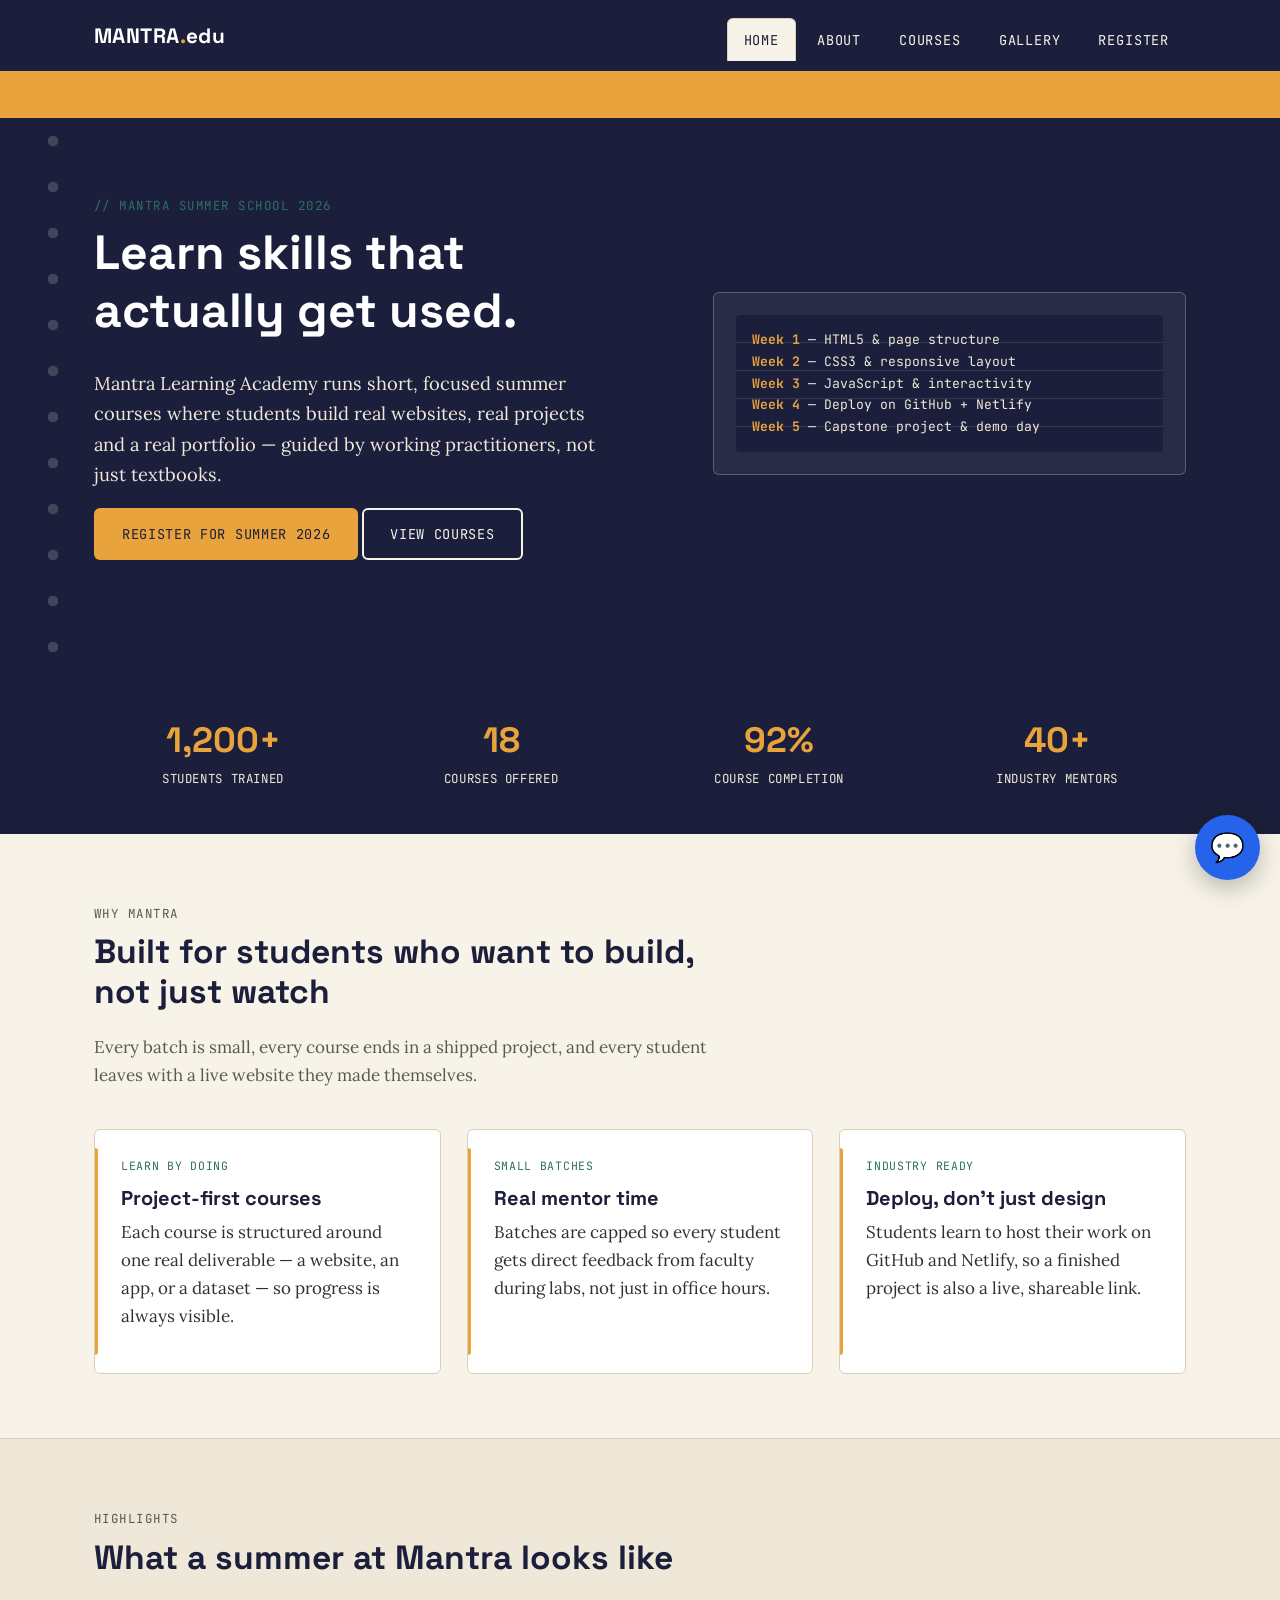
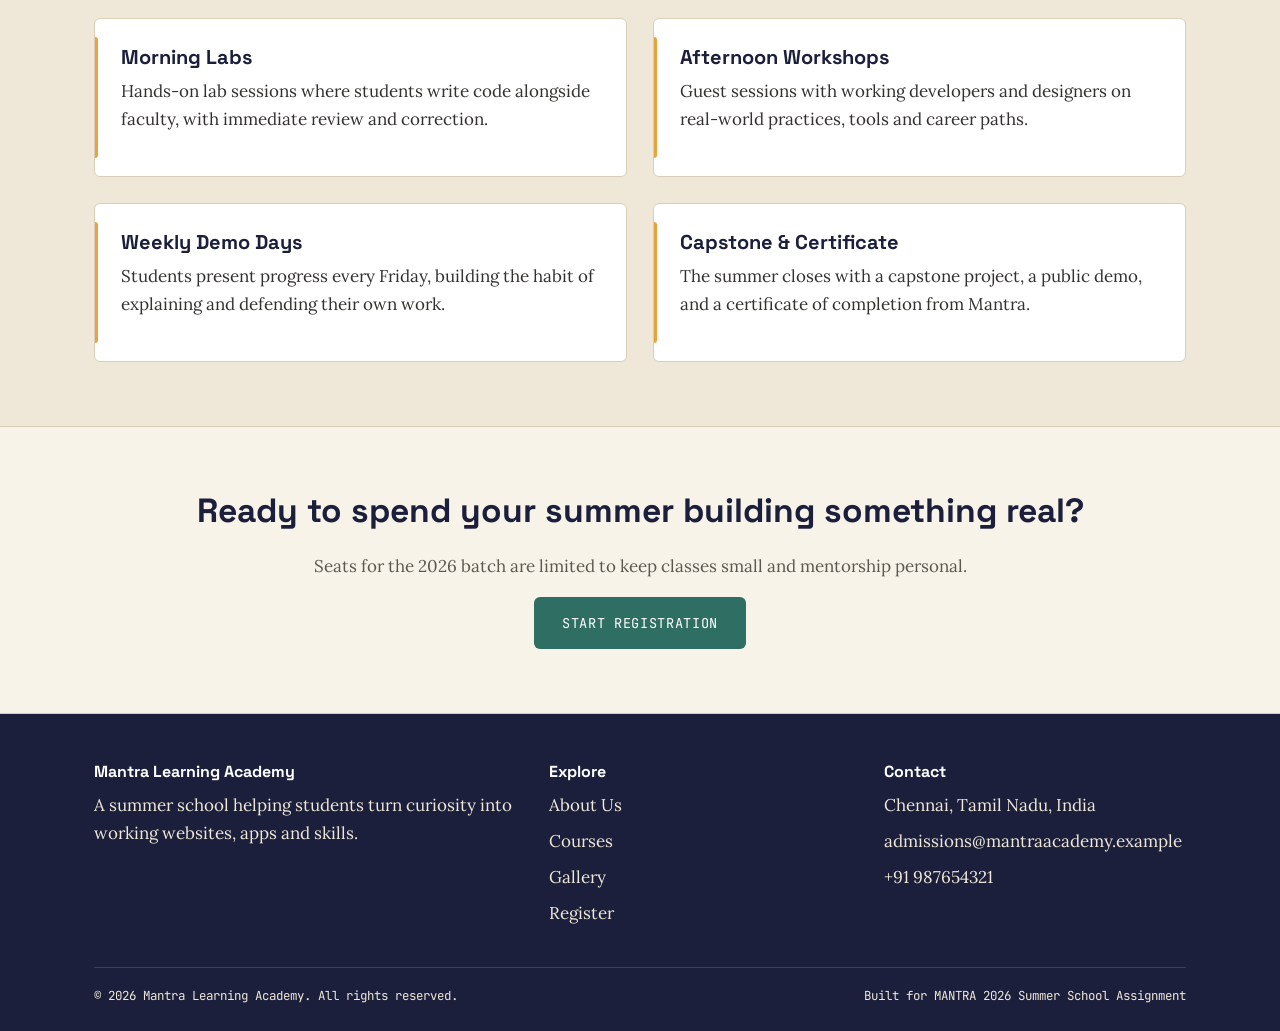
<file: index.html>
<!DOCTYPE html>
<html lang="en">
<head>
<meta charset="UTF-8">
<meta name="viewport" content="width=device-width, initial-scale=1.0">
<title>Mantra Learning Academy | Summer School for Future-Ready Skills</title>
<meta name="description" content="Mantra Learning Academy is a summer school offering hands-on courses in web development, design and data skills for students, with expert faculty and real projects.">
<meta name="keywords" content="Mantra Learning Academy, summer school, educational website, web development course, student registration, coding bootcamp">
<meta name="author" content="Mantra Learning Academy">
<link rel="preconnect" href="https://fonts.googleapis.com">
<link href="https://fonts.googleapis.com/css2?family=Space+Grotesk:wght@500;700&family=Lora:ital@0;1&family=JetBrains+Mono:wght@400;500&display=swap" rel="stylesheet">
<link rel="stylesheet" href="assets/css/style.css">
</head>
<body>
<a href="#main" class="skip-link">Skip to main content</a>

<header class="site-header">
  <div class="nav-wrap">
    <a href="index.html" class="logo">MANTRA<span>.</span>edu</a>
    <button class="nav-toggle" aria-label="Toggle navigation menu" aria-expanded="false">
      <span></span><span></span><span></span>
    </button>
    <nav aria-label="Main navigation">
      <ul class="nav-menu">
        <li><a href="index.html" aria-current="page">Home</a></li>
        <li><a href="about.html">About</a></li>
        <li><a href="courses.html">Courses</a></li>
        <li><a href="gallery.html">Gallery</a></li>
        <li><a href="contact.html">Register</a></li>
      </ul>
    </nav>
  </div>
</header>

<div class="announce">
  <div class="announce-track">
    <span>📌 Summer 2026 batch admissions now open</span>
    <span>📌 New track: Frontend &amp; Responsive Web Design</span>
    <span>📌 Early registration closes 15 July 2026</span>
    <span>📌 Free orientation webinar every Friday, 5 PM</span>
    <span>📌 Summer 2026 batch admissions now open</span>
    <span>📌 New track: Frontend &amp; Responsive Web Design</span>
  </div>
</div>

<main id="main">

  <section class="hero">
    <div class="container hero-grid">
      <div>
        <p class="eyebrow">// Mantra Summer School 2026</p>
        <h1>Learn skills that <span class="mark">actually get used.</span></h1>
        <p class="lede">Mantra Learning Academy runs short, focused summer courses where students build real websites, real projects and a real portfolio &mdash; guided by working practitioners, not just textbooks.</p>
        <p>
          <a href="contact.html" class="btn btn-primary">Register for Summer 2026</a>
          <a href="courses.html" class="btn btn-outline">View Courses</a>
        </p>
      </div>
      <div class="hero-art">
        <div class="page-lines">
          <strong>Week 1</strong> — HTML5 &amp; page structure<br>
          <strong>Week 2</strong> — CSS3 &amp; responsive layout<br>
          <strong>Week 3</strong> — JavaScript &amp; interactivity<br>
          <strong>Week 4</strong> — Deploy on GitHub + Netlify<br>
          <strong>Week 5</strong> — Capstone project &amp; demo day
        </div>
      </div>
    </div>
  </section>

  <section class="stats-band">
    <div class="container stats">
      <div class="stat"><div class="num">1,200+</div><div class="label">Students Trained</div></div>
      <div class="stat"><div class="num">18</div><div class="label">Courses Offered</div></div>
      <div class="stat"><div class="num">92%</div><div class="label">Course Completion</div></div>
      <div class="stat"><div class="num">40+</div><div class="label">Industry Mentors</div></div>
    </div>
  </section>

  <section class="section">
    <div class="container">
      <div class="section-head">
        <p class="eyebrow">Why Mantra</p>
        <h2>Built for students who want to build, not just watch</h2>
        <p>Every batch is small, every course ends in a shipped project, and every student leaves with a live website they made themselves.</p>
      </div>
      <div class="grid cols-3">
        <div class="card">
          <p class="tag">Learn by Doing</p>
          <h3>Project-first courses</h3>
          <p>Each course is structured around one real deliverable &mdash; a website, an app, or a dataset &mdash; so progress is always visible.</p>
        </div>
        <div class="card">
          <p class="tag">Small Batches</p>
          <h3>Real mentor time</h3>
          <p>Batches are capped so every student gets direct feedback from faculty during labs, not just in office hours.</p>
        </div>
        <div class="card">
          <p class="tag">Industry Ready</p>
          <h3>Deploy, don't just design</h3>
          <p>Students learn to host their work on GitHub and Netlify, so a finished project is also a live, shareable link.</p>
        </div>
      </div>
    </div>
  </section>

  <section class="section alt">
    <div class="container">
      <div class="section-head">
        <p class="eyebrow">Highlights</p>
        <h2>What a summer at Mantra looks like</h2>
      </div>
      <div class="grid cols-2">
        <div class="card">
          <h3>Morning Labs</h3>
          <p>Hands-on lab sessions where students write code alongside faculty, with immediate review and correction.</p>
        </div>
        <div class="card">
          <h3>Afternoon Workshops</h3>
          <p>Guest sessions with working developers and designers on real-world practices, tools and career paths.</p>
        </div>
        <div class="card">
          <h3>Weekly Demo Days</h3>
          <p>Students present progress every Friday, building the habit of explaining and defending their own work.</p>
        </div>
        <div class="card">
          <h3>Capstone &amp; Certificate</h3>
          <p>The summer closes with a capstone project, a public demo, and a certificate of completion from Mantra.</p>
        </div>
      </div>
    </div>
  </section>

  <section class="section">
    <div class="container">
      <div class="section-head" style="max-width:100%; text-align:center; margin: 0 auto;">
        <h2>Ready to spend your summer building something real?</h2>
        <p>Seats for the 2026 batch are limited to keep classes small and mentorship personal.</p>
        <a href="contact.html" class="btn btn-secondary">Start Registration</a>
      </div>
    </div>
  </section>

</main>

<footer class="site-footer">
  <div class="container">
    <div class="footer-grid">
      <div>
        <h4>Mantra Learning Academy</h4>
        <p>A summer school helping students turn curiosity into working websites, apps and skills.</p>
      </div>
      <div>
        <h4>Explore</h4>
        <ul>
          <li><a href="about.html">About Us</a></li>
          <li><a href="courses.html">Courses</a></li>
          <li><a href="gallery.html">Gallery</a></li>
          <li><a href="contact.html">Register</a></li>
        </ul>
      </div>
      <div>
        <h4>Contact</h4>
        <ul>
          <li>Chennai, Tamil Nadu, India</li>
          <li>admissions@mantraacademy.example</li>
          <li>+91 987654321</li>
        </ul>
      </div>
    </div>
    <div class="footer-bottom">
      <span>&copy; 2026 Mantra Learning Academy. All rights reserved.</span>
      <span>Built for MANTRA 2026 Summer School Assignment</span>
    </div>
  </div>
</footer>

<script src="assets/js/script.js"></script>

<!-- ===== MANTRA MODERN CHATBOT ===== -->
<style>
#mantra-chat-btn{
  position:fixed;
  bottom:20px;
  right:20px;
  width:65px;
  height:65px;
  border:none;
  border-radius:50%;
  background:#2563eb;
  color:#fff;
  font-size:28px;
  cursor:pointer;
  box-shadow:0 8px 25px rgba(0,0,0,.25);
  z-index:9999;
}

#mantra-chat{
  display:none;
  position:fixed;
  bottom:100px;
  right:20px;
  width:360px;
  max-width:92%;
  height:550px;
  background:#fff;
  border-radius:20px;
  overflow:hidden;
  box-shadow:0 15px 35px rgba(0,0,0,.25);
  z-index:9999;
  flex-direction:column;
  font-family:Arial, sans-serif;
}

#mantra-header{
  background:#2563eb;
  color:#fff;
  padding:15px;
  display:flex;
  justify-content:space-between;
  align-items:center;
}

#mantra-header h3{
  margin:0;
  font-size:18px;
}

#mantra-close{
  cursor:pointer;
  font-size:22px;
}

#mantra-messages{
  flex:1;
  overflow-y:auto;
  padding:15px;
  background:#f8fafc;
}

.message{
  margin-bottom:12px;
  padding:12px 14px;
  border-radius:15px;
  max-width:80%;
  word-wrap:break-word;
}

.bot{
  background:#e5e7eb;
}

.user{
  background:#2563eb;
  color:#fff;
  margin-left:auto;
}

.quick{
  display:flex;
  flex-wrap:wrap;
  gap:8px;
  margin-top:10px;
}

.quick button{
  border:none;
  padding:8px 12px;
  border-radius:20px;
  cursor:pointer;
  background:#dbeafe;
}

#mantra-input{
  display:flex;
  border-top:1px solid #ddd;
}

#mantra-text{
  flex:1;
  border:none;
  padding:14px;
  outline:none;
}

#send,#voice{
  border:none;
  width:55px;
  background:#2563eb;
  color:#fff;
  cursor:pointer;
  font-size:18px;
}

.typing{
  font-style:italic;
  color:#666;
}
</style>

<button id="mantra-chat-btn">💬</button>

<div id="mantra-chat">
  <div id="mantra-header">
    <h3>🎓 Mantra Assistant</h3>
    <span id="mantra-close">✖</span>
  </div>

  <div id="mantra-messages">
    <div class="message bot">
      👋 Welcome to Mantra Learning Academy! How can I help you today?
      <div class="quick">
        <button onclick="quickAsk('Courses')">Courses</button>
        <button onclick="quickAsk('Fees')">Fees</button>
        <button onclick="quickAsk('Contact')">Contact</button>
        <button onclick="quickAsk('Registration')">Registration</button>
      </div>
    </div>
  </div>

  <div id="mantra-input">
    <input type="text" id="mantra-text"
      placeholder="Type your message...">
    <button id="voice">🎤</button>
    <button id="send">➤</button>
  </div>
</div>

<script>
const chatBtn = document.getElementById("mantra-chat-btn");
const chatBox = document.getElementById("mantra-chat");
const closeBtn = document.getElementById("mantra-close");
const messages = document.getElementById("mantra-messages");
const input = document.getElementById("mantra-text");

chatBtn.onclick = () => chatBox.style.display = "flex";
closeBtn.onclick = () => chatBox.style.display = "none";

function addMessage(text, type){
  const div = document.createElement("div");
  div.className = "message " + type;
  div.innerHTML = text;
  messages.appendChild(div);
  messages.scrollTop = messages.scrollHeight;
}

function speak(text){
  const speech = new SpeechSynthesisUtterance(
    text.replace(/<[^>]*>/g, "")
  );
  speech.lang = "en-US";
  speechSynthesis.speak(speech);
}

function getReply(msg){
  msg = msg.toLowerCase();

  if(msg.includes("course")){
    return "📚 We offer HTML, CSS, JavaScript, Python and Full Stack Development courses.";
  }

  if(msg.includes("fee")){
    return "💰 Please contact our admissions team for the latest fee details.";
  }

  if(msg.includes("registration") ||
     msg.includes("register") ||
     msg.includes("admission")){
    return "📝 Go to the Register page and fill out the admission form.";
  }

  if(msg.includes("contact")){
    return "📞 Phone: +91 987654321<br>📧 Email: admissions@mantraacademy.com";
  }

  if(msg.includes("location") ||
     msg.includes("address")){
    return "📍 Chennai, Tamil Nadu, India.";
  }

  if(msg.includes("timing")){
    return "⏰ Classes run from 9:00 AM to 6:00 PM.";
  }

  if(msg.includes("hello") || msg.includes("hi")){
    return "👋 Hello! Welcome to Mantra Learning Academy.";
  }

  return "😊 Sorry, I didn't understand. Please ask about courses, fees, registration, timings or contact details.";
}

function sendMessage(text = null){
  const msg = text || input.value.trim();
  if(msg === "") return;

  addMessage(msg, "user");
  input.value = "";

  const typing = document.createElement("div");
  typing.className = "message bot typing";
  typing.innerText = "Typing...";
  messages.appendChild(typing);

  messages.scrollTop = messages.scrollHeight;

  setTimeout(() => {
    typing.remove();
    const reply = getReply(msg);
    addMessage(reply, "bot");
    speak(reply);
  }, 700);
}

document.getElementById("send").onclick =
  () => sendMessage();

input.addEventListener("keypress", e => {
  if(e.key === "Enter") sendMessage();
});

function quickAsk(text){
  sendMessage(text);
}

/* Voice Recognition */
const SpeechRecognition =
  window.SpeechRecognition ||
  window.webkitSpeechRecognition;

if(SpeechRecognition){
  const recognition = new SpeechRecognition();
  recognition.lang = "en-US";

  document.getElementById("voice").onclick =
    () => recognition.start();

  recognition.onresult = (e) => {
    sendMessage(e.results[0][0].transcript);
  };
} else {
  document.getElementById("voice").disabled = true;
}
</script>
<!-- ===== END CHATBOT ===== -->
</body>
</html>
</file>
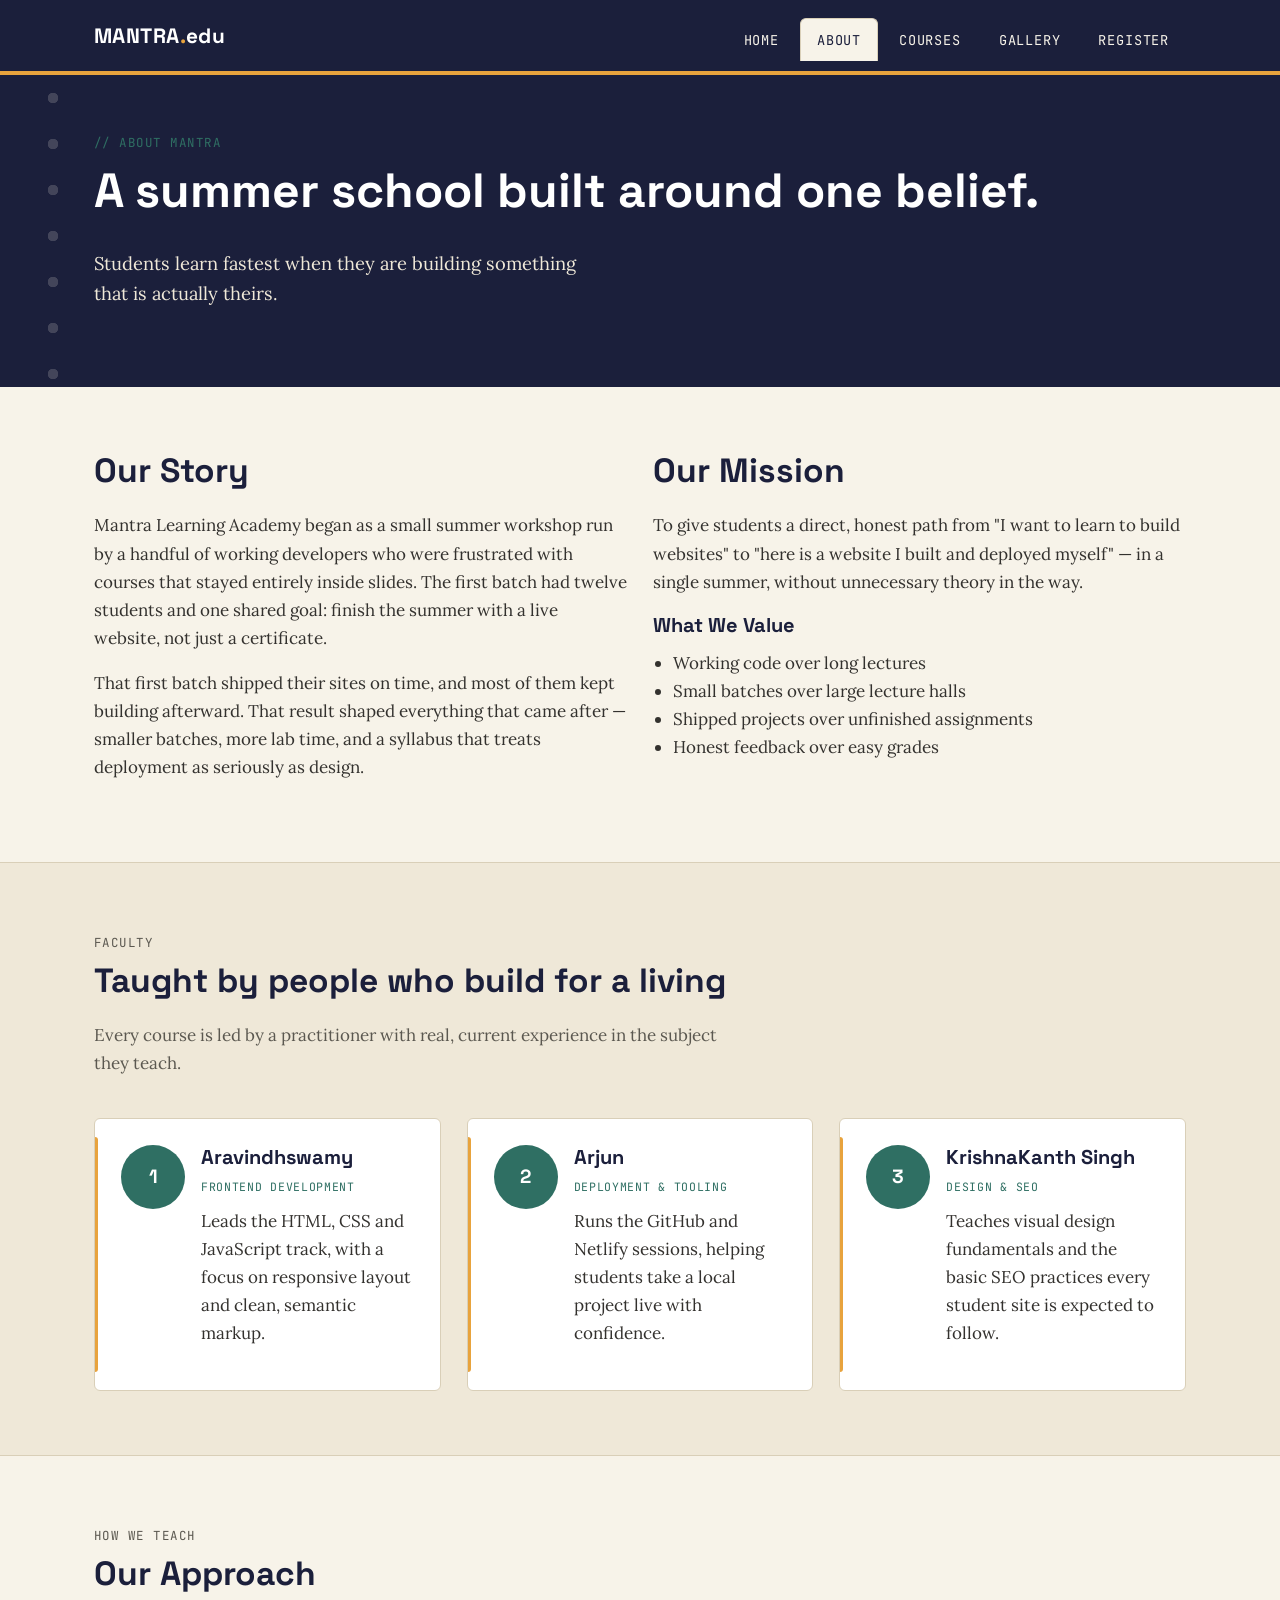
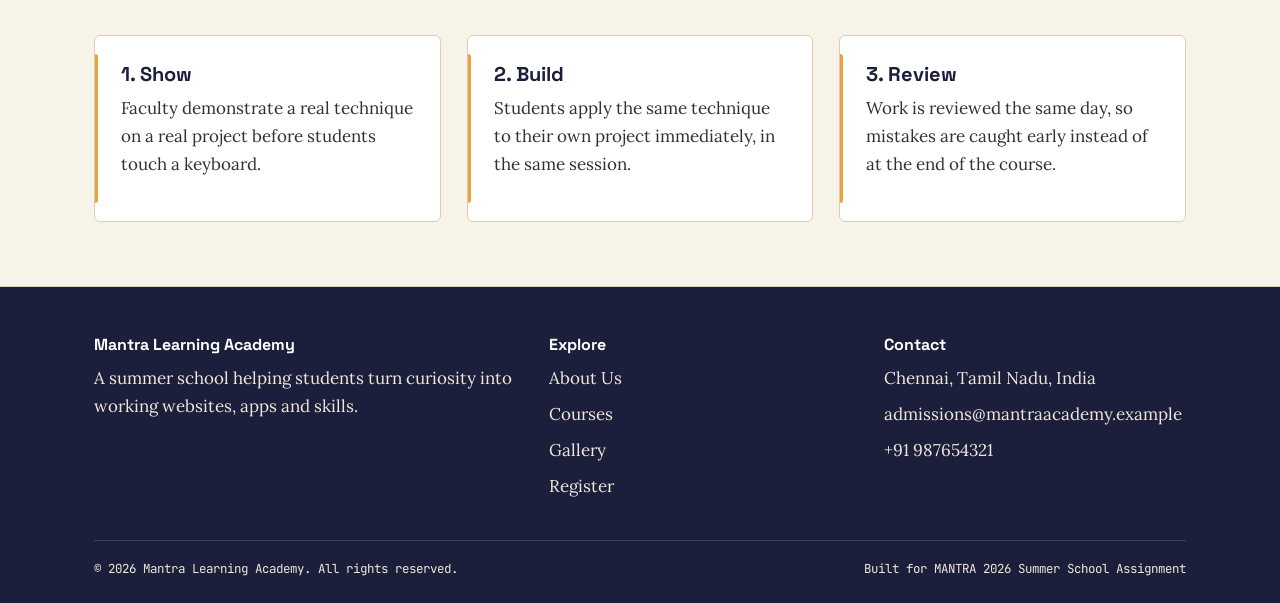
<file: about.html>
<!DOCTYPE html>
<html lang="en">
<head>
<meta charset="UTF-8">
<meta name="viewport" content="width=device-width, initial-scale=1.0">
<title>About Us | Mantra Learning Academy</title>
<meta name="description" content="Learn about Mantra Learning Academy's mission, teaching approach, and the faculty who lead our summer school courses in web development and design.">
<meta name="keywords" content="about Mantra Learning Academy, summer school faculty, teaching approach, educational institute">
<meta name="author" content="Mantra Learning Academy">
<link rel="preconnect" href="https://fonts.googleapis.com">
<link href="https://fonts.googleapis.com/css2?family=Space+Grotesk:wght@500;700&family=Lora:ital@0;1&family=JetBrains+Mono:wght@400;500&display=swap" rel="stylesheet">
<link rel="stylesheet" href="assets/css/style.css">
</head>
<body>
<a href="#main" class="skip-link">Skip to main content</a>

<header class="site-header">
  <div class="nav-wrap">
    <a href="index.html" class="logo">MANTRA<span>.</span>edu</a>
    <button class="nav-toggle" aria-label="Toggle navigation menu" aria-expanded="false">
      <span></span><span></span><span></span>
    </button>
    <nav aria-label="Main navigation">
      <ul class="nav-menu">
        <li><a href="index.html">Home</a></li>
        <li><a href="about.html" aria-current="page">About</a></li>
        <li><a href="courses.html">Courses</a></li>
        <li><a href="gallery.html">Gallery</a></li>
        <li><a href="contact.html">Register</a></li>
      </ul>
    </nav>
  </div>
</header>

<main id="main">

  <section class="hero" style="padding: 52px 0 60px;">
    <div class="container">
      <p class="eyebrow">// About Mantra</p>
      <h1>A summer school built around <span class="mark">one belief.</span></h1>
      <p class="lede">Students learn fastest when they are building something that is actually theirs.</p>
    </div>
  </section>

  <section class="section">
    <div class="container grid cols-2">
      <div>
        <h2>Our Story</h2>
        <p>Mantra Learning Academy began as a small summer workshop run by a handful of working developers who were frustrated with courses that stayed entirely inside slides. The first batch had twelve students and one shared goal: finish the summer with a live website, not just a certificate.</p>
        <p>That first batch shipped their sites on time, and most of them kept building afterward. That result shaped everything that came after &mdash; smaller batches, more lab time, and a syllabus that treats deployment as seriously as design.</p>
      </div>
      <div>
        <h2>Our Mission</h2>
        <p>To give students a direct, honest path from "I want to learn to build websites" to "here is a website I built and deployed myself" &mdash; in a single summer, without unnecessary theory in the way.</p>
        <h3>What We Value</h3>
        <ul style="list-style: disc; padding-left: 20px;">
          <li>Working code over long lectures</li>
          <li>Small batches over large lecture halls</li>
          <li>Shipped projects over unfinished assignments</li>
          <li>Honest feedback over easy grades</li>
        </ul>
      </div>
    </div>
  </section>

  <section class="section alt">
    <div class="container">
      <div class="section-head">
        <p class="eyebrow">Faculty</p>
        <h2>Taught by people who build for a living</h2>
        <p>Every course is led by a practitioner with real, current experience in the subject they teach.</p>
      </div>
      <div class="grid cols-3">
        <div class="card faculty-card">
          <div class="avatar">1</div>
          <div>
            <h3>Aravindhswamy</h3>
            <p class="tag">Frontend Development</p>
            <p>Leads the HTML, CSS and JavaScript track, with a focus on responsive layout and clean, semantic markup.</p>
          </div>
        </div>
        <div class="card faculty-card">
          <div class="avatar">2</div>
          <div>
            <h3>Arjun</h3>
            <p class="tag">Deployment &amp; Tooling</p>
            <p>Runs the GitHub and Netlify sessions, helping students take a local project live with confidence.</p>
          </div>
        </div>
        <div class="card faculty-card">
          <div class="avatar">3</div>
          <div>
            <h3>KrishnaKanth Singh</h3>
            <p class="tag">Design &amp; SEO</p>
            <p>Teaches visual design fundamentals and the basic SEO practices every student site is expected to follow.</p>
          </div>
        </div>
      </div>
    </div>
  </section>

  <section class="section">
    <div class="container">
      <div class="section-head">
        <p class="eyebrow">How We Teach</p>
        <h2>Our Approach</h2>
      </div>
      <div class="grid cols-3">
        <div class="card">
          <h3>1. Show</h3>
          <p>Faculty demonstrate a real technique on a real project before students touch a keyboard.</p>
        </div>
        <div class="card">
          <h3>2. Build</h3>
          <p>Students apply the same technique to their own project immediately, in the same session.</p>
        </div>
        <div class="card">
          <h3>3. Review</h3>
          <p>Work is reviewed the same day, so mistakes are caught early instead of at the end of the course.</p>
        </div>
      </div>
    </div>
  </section>

</main>

<footer class="site-footer">
  <div class="container">
    <div class="footer-grid">
      <div>
        <h4>Mantra Learning Academy</h4>
        <p>A summer school helping students turn curiosity into working websites, apps and skills.</p>
      </div>
      <div>
        <h4>Explore</h4>
        <ul>
          <li><a href="about.html">About Us</a></li>
          <li><a href="courses.html">Courses</a></li>
          <li><a href="gallery.html">Gallery</a></li>
          <li><a href="contact.html">Register</a></li>
        </ul>
      </div>
      <div>
        <h4>Contact</h4>
        <ul>
          <li>Chennai, Tamil Nadu, India</li>
          <li>admissions@mantraacademy.example</li>
          <li>+91 987654321</li>
        </ul>
      </div>
    </div>
    <div class="footer-bottom">
      <span>&copy; 2026 Mantra Learning Academy. All rights reserved.</span>
      <span>Built for MANTRA 2026 Summer School Assignment</span>
    </div>
  </div>
</footer>

<script src="assets/js/script.js"></script>
</body>
</html>
</file>
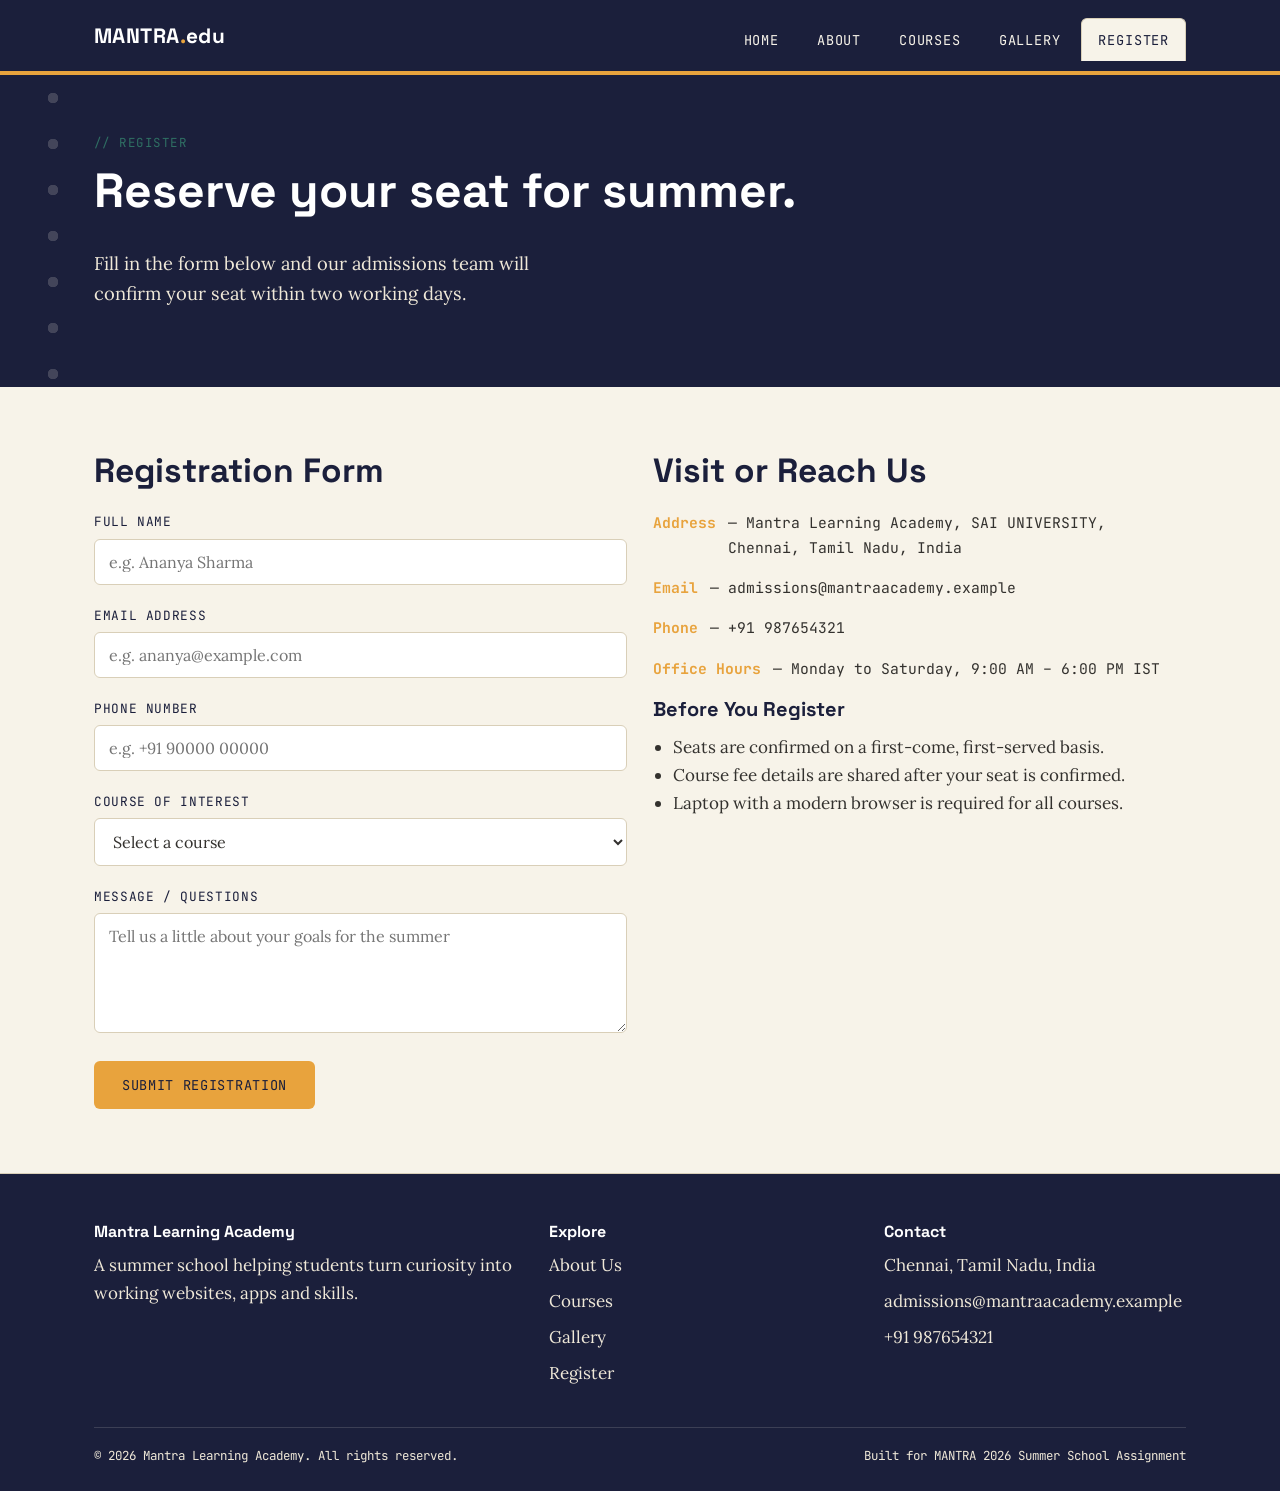
<file: contact.html>
<!DOCTYPE html>
<html lang="en">
<head>
<meta charset="UTF-8">
<meta name="viewport" content="width=device-width, initial-scale=1.0">
<title>Register | Mantra Learning Academy</title>
<meta name="description" content="Register for Mantra Learning Academy's Summer 2026 courses. Find contact details, office hours, and a simple registration form to reserve your seat.">
<meta name="keywords" content="Mantra registration, student registration form, summer school contact, admissions">
<meta name="author" content="Mantra Learning Academy">
<link rel="preconnect" href="https://fonts.googleapis.com">
<link href="https://fonts.googleapis.com/css2?family=Space+Grotesk:wght@500;700&family=Lora:ital@0;1&family=JetBrains+Mono:wght@400;500&display=swap" rel="stylesheet">
<link rel="stylesheet" href="assets/css/style.css">
</head>
<body>
<a href="#main" class="skip-link">Skip to main content</a>

<header class="site-header">
  <div class="nav-wrap">
    <a href="index.html" class="logo">MANTRA<span>.</span>edu</a>
    <button class="nav-toggle" aria-label="Toggle navigation menu" aria-expanded="false">
      <span></span><span></span><span></span>
    </button>
    <nav aria-label="Main navigation">
      <ul class="nav-menu">
        <li><a href="index.html">Home</a></li>
        <li><a href="about.html">About</a></li>
        <li><a href="courses.html">Courses</a></li>
        <li><a href="gallery.html">Gallery</a></li>
        <li><a href="contact.html" aria-current="page">Register</a></li>
      </ul>
    </nav>
  </div>
</header>

<main id="main">

  <section class="hero" style="padding: 52px 0 60px;">
    <div class="container">
      <p class="eyebrow">// Register</p>
      <h1>Reserve your <span class="mark">seat for summer.</span></h1>
      <p class="lede">Fill in the form below and our admissions team will confirm your seat within two working days.</p>
    </div>
  </section>

  <section class="section">
    <div class="container grid cols-2">

      <div>
        <h2>Registration Form</h2>
        <form id="registration-form" novalidate>

          <div class="field">
            <label for="reg-name">Full Name</label>
            <input type="text" id="reg-name" name="name" placeholder="e.g. Ananya Sharma" autocomplete="name">
            <p class="error-msg">Please enter your full name.</p>
          </div>

          <div class="field">
            <label for="reg-email">Email Address</label>
            <input type="email" id="reg-email" name="email" placeholder="e.g. ananya@example.com" autocomplete="email">
            <p class="error-msg">Please enter a valid email address.</p>
          </div>

          <div class="field">
            <label for="reg-phone">Phone Number</label>
            <input type="tel" id="reg-phone" name="phone" placeholder="e.g. +91 90000 00000" autocomplete="tel">
            <p class="error-msg">Please enter a valid phone number.</p>
          </div>

          <div class="field">
            <label for="reg-course">Course of Interest</label>
            <select id="reg-course" name="course">
              <option value="">Select a course</option>
              <option value="frontend">Frontend Web Development</option>
              <option value="ui-design">Responsive UI Design</option>
              <option value="javascript">JavaScript Interactivity</option>
              <option value="seo">SEO &amp; Content Basics</option>
              <option value="git-netlify">Git, GitHub &amp; Netlify</option>
            </select>
            <p class="error-msg">Please select a course.</p>
          </div>

          <div class="field">
            <label for="reg-message">Message / Questions</label>
            <textarea id="reg-message" name="message" placeholder="Tell us a little about your goals for the summer"></textarea>
            <p class="error-msg">Please share a short message so we can help you better.</p>
          </div>

          <button type="submit" class="btn btn-primary">Submit Registration</button>
          <div id="form-status" class="form-status" role="status"></div>
        </form>
      </div>

      <div>
        <h2>Visit or Reach Us</h2>
        <ul class="info-list">
          <li><span class="ic">Address</span> — Mantra Learning Academy, SAI UNIVERSITY, Chennai, Tamil Nadu, India</li>
          <li><span class="ic">Email</span> — admissions@mantraacademy.example</li>
          <li><span class="ic">Phone</span> — +91 987654321</li>
          <li><span class="ic">Office Hours</span> — Monday to Saturday, 9:00 AM – 6:00 PM IST</li>
        </ul>

        <h3>Before You Register</h3>
        <ul style="list-style: disc; padding-left: 20px;">
          <li>Seats are confirmed on a first-come, first-served basis.</li>
          <li>Course fee details are shared after your seat is confirmed.</li>
          <li>Laptop with a modern browser is required for all courses.</li>
        </ul>
      </div>

    </div>
  </section>

</main>

<footer class="site-footer">
  <div class="container">
    <div class="footer-grid">
      <div>
        <h4>Mantra Learning Academy</h4>
        <p>A summer school helping students turn curiosity into working websites, apps and skills.</p>
      </div>
      <div>
        <h4>Explore</h4>
        <ul>
          <li><a href="about.html">About Us</a></li>
          <li><a href="courses.html">Courses</a></li>
          <li><a href="gallery.html">Gallery</a></li>
          <li><a href="contact.html">Register</a></li>
        </ul>
      </div>
      <div>
        <h4>Contact</h4>
        <ul>
          <li>Chennai, Tamil Nadu, India</li>
          <li>admissions@mantraacademy.example</li>
          <li>+91 987654321</li>
        </ul>
      </div>
    </div>
    <div class="footer-bottom">
      <span>&copy; 2026 Mantra Learning Academy. All rights reserved.</span>
      <span>Built for MANTRA 2026 Summer School Assignment</span>
    </div>
  </div>
</footer>

<script src="assets/js/script.js"></script>
</body>
</html>
</file>
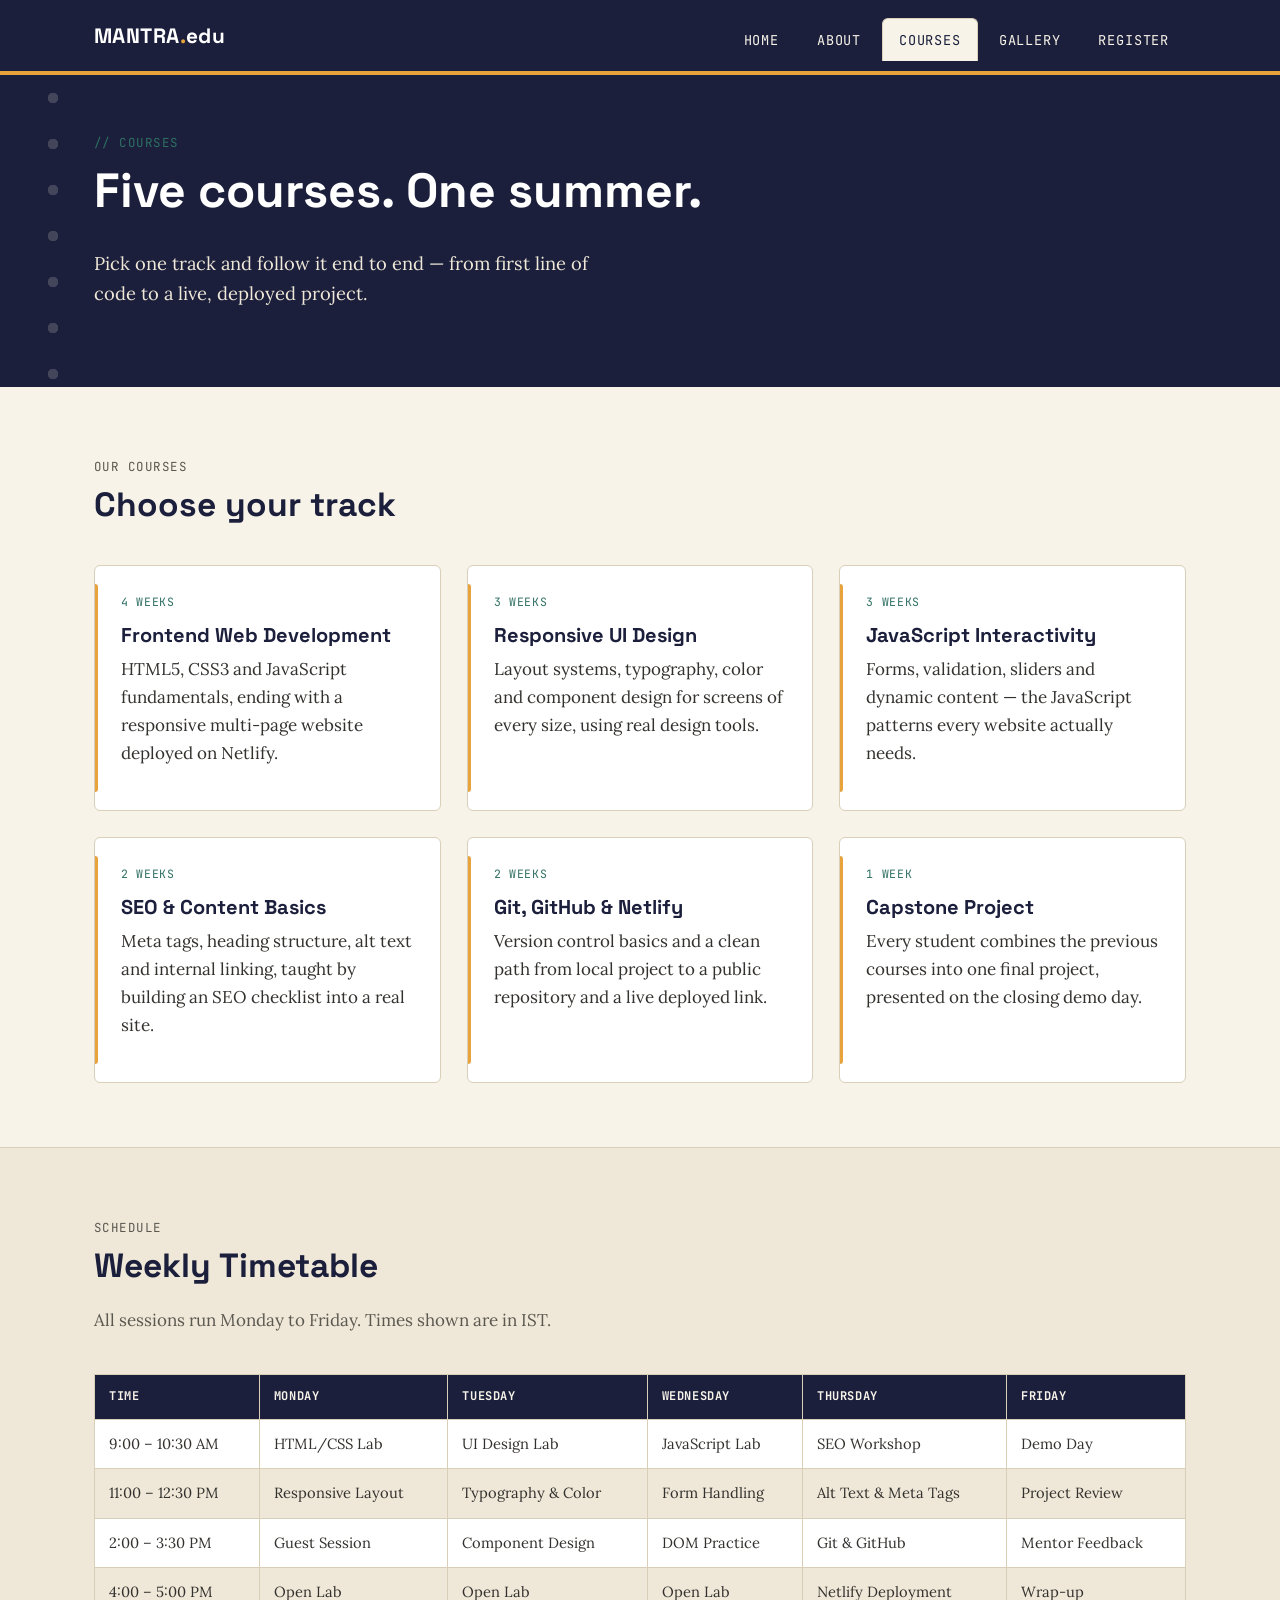
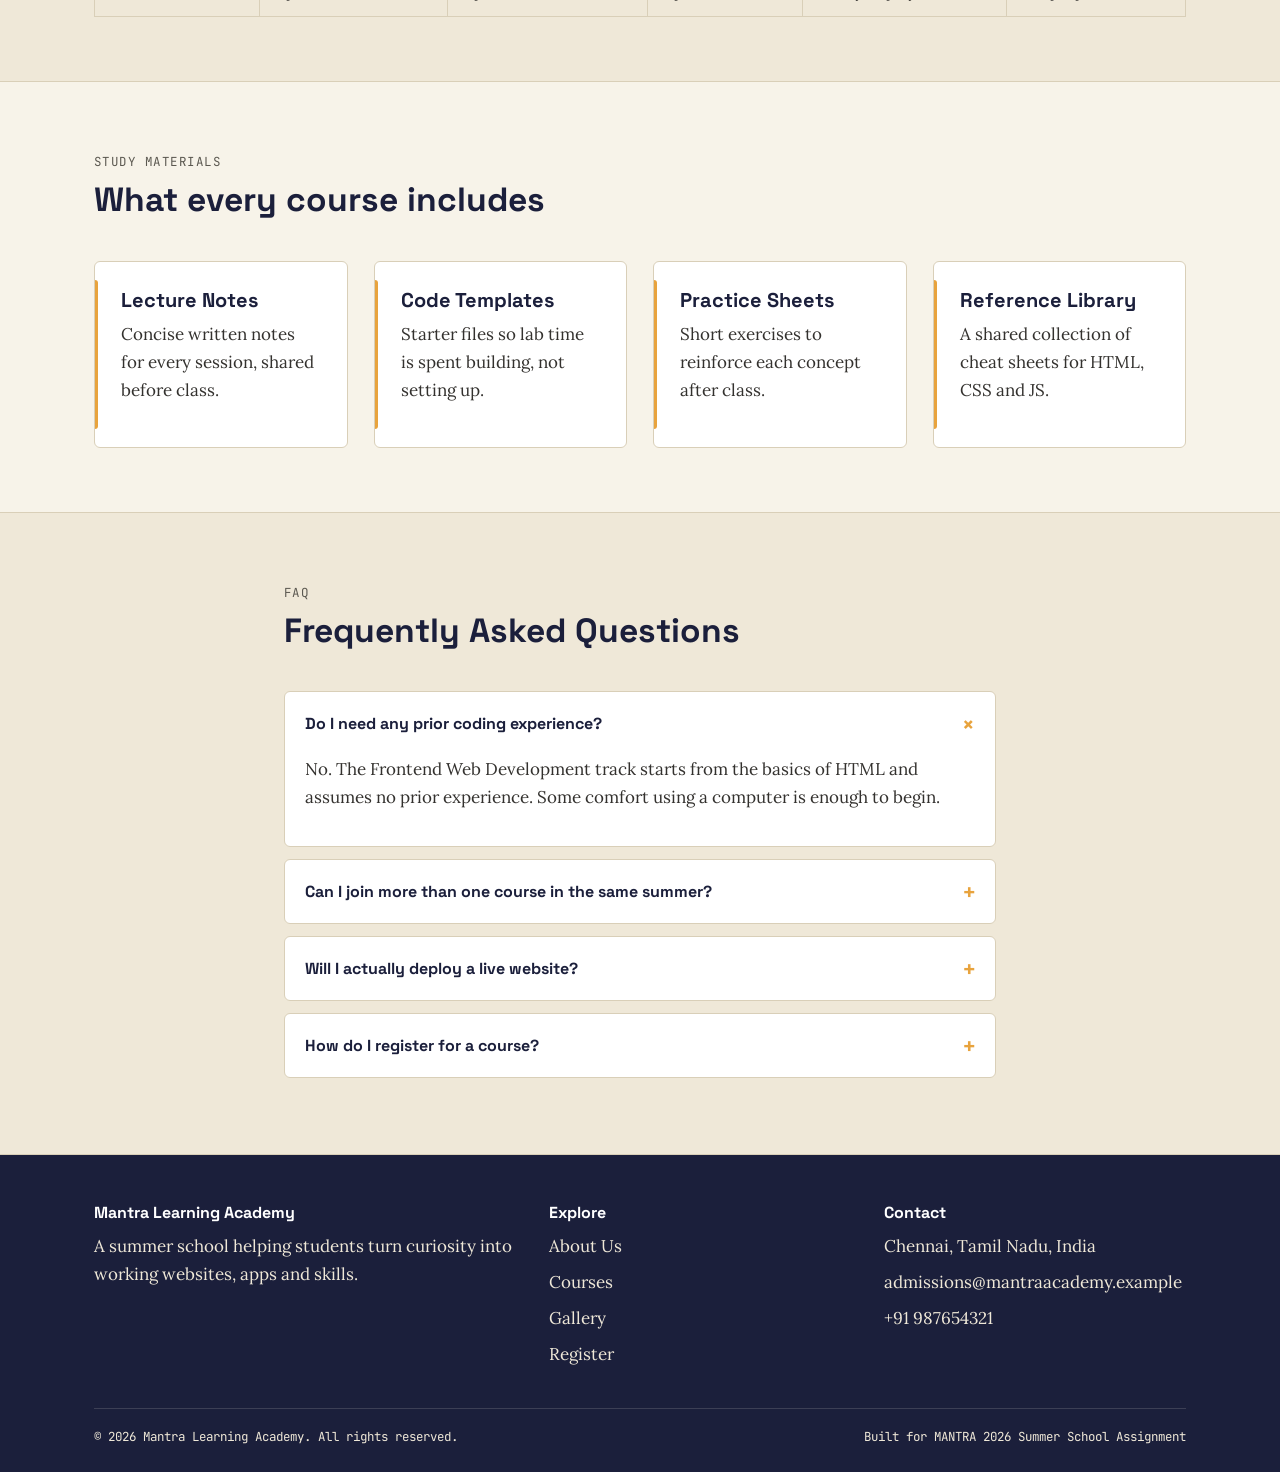
<file: courses.html>
<!DOCTYPE html>
<html lang="en">
<head>
<meta charset="UTF-8">
<meta name="viewport" content="width=device-width, initial-scale=1.0">
<title>Courses &amp; Timetable | Mantra Learning Academy</title>
<meta name="description" content="Explore Mantra Learning Academy's summer courses in web development, UI design and data skills, along with the weekly class timetable and frequently asked questions.">
<meta name="keywords" content="Mantra courses, web development course, summer school timetable, coding course for students">
<meta name="author" content="Mantra Learning Academy">
<link rel="preconnect" href="https://fonts.googleapis.com">
<link href="https://fonts.googleapis.com/css2?family=Space+Grotesk:wght@500;700&family=Lora:ital@0;1&family=JetBrains+Mono:wght@400;500&display=swap" rel="stylesheet">
<link rel="stylesheet" href="assets/css/style.css">
</head>
<body>
<a href="#main" class="skip-link">Skip to main content</a>

<header class="site-header">
  <div class="nav-wrap">
    <a href="index.html" class="logo">MANTRA<span>.</span>edu</a>
    <button class="nav-toggle" aria-label="Toggle navigation menu" aria-expanded="false">
      <span></span><span></span><span></span>
    </button>
    <nav aria-label="Main navigation">
      <ul class="nav-menu">
        <li><a href="index.html">Home</a></li>
        <li><a href="about.html">About</a></li>
        <li><a href="courses.html" aria-current="page">Courses</a></li>
        <li><a href="gallery.html">Gallery</a></li>
        <li><a href="contact.html">Register</a></li>
      </ul>
    </nav>
  </div>
</header>

<main id="main">

  <section class="hero" style="padding: 52px 0 60px;">
    <div class="container">
      <p class="eyebrow">// Courses</p>
      <h1>Five courses. <span class="mark">One summer.</span></h1>
      <p class="lede">Pick one track and follow it end to end &mdash; from first line of code to a live, deployed project.</p>
    </div>
  </section>

  <section class="section">
    <div class="container">
      <div class="section-head">
        <p class="eyebrow">Our Courses</p>
        <h2>Choose your track</h2>
      </div>
      <div class="grid cols-3">
        <div class="card">
          <p class="tag">4 Weeks</p>
          <h3>Frontend Web Development</h3>
          <p>HTML5, CSS3 and JavaScript fundamentals, ending with a responsive multi-page website deployed on Netlify.</p>
        </div>
        <div class="card">
          <p class="tag">3 Weeks</p>
          <h3>Responsive UI Design</h3>
          <p>Layout systems, typography, color and component design for screens of every size, using real design tools.</p>
        </div>
        <div class="card">
          <p class="tag">3 Weeks</p>
          <h3>JavaScript Interactivity</h3>
          <p>Forms, validation, sliders and dynamic content &mdash; the JavaScript patterns every website actually needs.</p>
        </div>
        <div class="card">
          <p class="tag">2 Weeks</p>
          <h3>SEO &amp; Content Basics</h3>
          <p>Meta tags, heading structure, alt text and internal linking, taught by building an SEO checklist into a real site.</p>
        </div>
        <div class="card">
          <p class="tag">2 Weeks</p>
          <h3>Git, GitHub &amp; Netlify</h3>
          <p>Version control basics and a clean path from local project to a public repository and a live deployed link.</p>
        </div>
        <div class="card">
          <p class="tag">1 Week</p>
          <h3>Capstone Project</h3>
          <p>Every student combines the previous courses into one final project, presented on the closing demo day.</p>
        </div>
      </div>
    </div>
  </section>

  <section class="section alt">
    <div class="container">
      <div class="section-head">
        <p class="eyebrow">Schedule</p>
        <h2>Weekly Timetable</h2>
        <p>All sessions run Monday to Friday. Times shown are in IST.</p>
      </div>
      <div class="table-wrap">
        <table class="timetable">
          <thead>
            <tr>
              <th scope="col">Time</th>
              <th scope="col">Monday</th>
              <th scope="col">Tuesday</th>
              <th scope="col">Wednesday</th>
              <th scope="col">Thursday</th>
              <th scope="col">Friday</th>
            </tr>
          </thead>
          <tbody>
            <tr>
              <td>9:00 – 10:30 AM</td>
              <td>HTML/CSS Lab</td>
              <td>UI Design Lab</td>
              <td>JavaScript Lab</td>
              <td>SEO Workshop</td>
              <td>Demo Day</td>
            </tr>
            <tr>
              <td>11:00 – 12:30 PM</td>
              <td>Responsive Layout</td>
              <td>Typography &amp; Color</td>
              <td>Form Handling</td>
              <td>Alt Text &amp; Meta Tags</td>
              <td>Project Review</td>
            </tr>
            <tr>
              <td>2:00 – 3:30 PM</td>
              <td>Guest Session</td>
              <td>Component Design</td>
              <td>DOM Practice</td>
              <td>Git &amp; GitHub</td>
              <td>Mentor Feedback</td>
            </tr>
            <tr>
              <td>4:00 – 5:00 PM</td>
              <td>Open Lab</td>
              <td>Open Lab</td>
              <td>Open Lab</td>
              <td>Netlify Deployment</td>
              <td>Wrap-up</td>
            </tr>
          </tbody>
        </table>
      </div>
    </div>
  </section>

  <section class="section">
    <div class="container">
      <div class="section-head">
        <p class="eyebrow">Study Materials</p>
        <h2>What every course includes</h2>
      </div>
      <div class="grid cols-4">
        <div class="card">
          <h3>Lecture Notes</h3>
          <p>Concise written notes for every session, shared before class.</p>
        </div>
        <div class="card">
          <h3>Code Templates</h3>
          <p>Starter files so lab time is spent building, not setting up.</p>
        </div>
        <div class="card">
          <h3>Practice Sheets</h3>
          <p>Short exercises to reinforce each concept after class.</p>
        </div>
        <div class="card">
          <h3>Reference Library</h3>
          <p>A shared collection of cheat sheets for HTML, CSS and JS.</p>
        </div>
      </div>
    </div>
  </section>

  <section class="section alt">
    <div class="container" style="max-width: 760px;">
      <div class="section-head">
        <p class="eyebrow">FAQ</p>
        <h2>Frequently Asked Questions</h2>
      </div>

      <div class="faq-item" data-open="true">
        <button class="faq-question" aria-expanded="true">
          Do I need any prior coding experience?
          <span class="icon">+</span>
        </button>
        <div class="faq-answer">
          <p>No. The Frontend Web Development track starts from the basics of HTML and assumes no prior experience. Some comfort using a computer is enough to begin.</p>
        </div>
      </div>

      <div class="faq-item" data-open="false">
        <button class="faq-question" aria-expanded="false">
          Can I join more than one course in the same summer?
          <span class="icon">+</span>
        </button>
        <div class="faq-answer">
          <p>Yes. Many students take Frontend Web Development alongside Responsive UI Design, since the two build on each other well.</p>
        </div>
      </div>

      <div class="faq-item" data-open="false">
        <button class="faq-question" aria-expanded="false">
          Will I actually deploy a live website?
          <span class="icon">+</span>
        </button>
        <div class="faq-answer">
          <p>Yes. Every track ends with a project hosted on GitHub and deployed live on Netlify, with a link you can share.</p>
        </div>
      </div>

      <div class="faq-item" data-open="false">
        <button class="faq-question" aria-expanded="false">
          How do I register for a course?
          <span class="icon">+</span>
        </button>
        <div class="faq-answer">
          <p>Visit the <a href="contact.html">Register</a> page and submit the short registration form. Our admissions team will confirm your seat within two working days.</p>
        </div>
      </div>
    </div>
  </section>

</main>

<footer class="site-footer">
  <div class="container">
    <div class="footer-grid">
      <div>
        <h4>Mantra Learning Academy</h4>
        <p>A summer school helping students turn curiosity into working websites, apps and skills.</p>
      </div>
      <div>
        <h4>Explore</h4>
        <ul>
          <li><a href="about.html">About Us</a></li>
          <li><a href="courses.html">Courses</a></li>
          <li><a href="gallery.html">Gallery</a></li>
          <li><a href="contact.html">Register</a></li>
        </ul>
      </div>
      <div>
        <h4>Contact</h4>
        <ul>
          <li>Chennai, Tamil Nadu, India</li>
          <li>admissions@mantraacademy.example</li>
          <li>+91 987654321</li>
        </ul>
      </div>
    </div>
    <div class="footer-bottom">
      <span>&copy; 2026 Mantra Learning Academy. All rights reserved.</span>
      <span>Built for MANTRA 2026 Summer School Assignment</span>
    </div>
  </div>
</footer>

<script src="assets/js/script.js"></script>
</body>
</html>
</file>
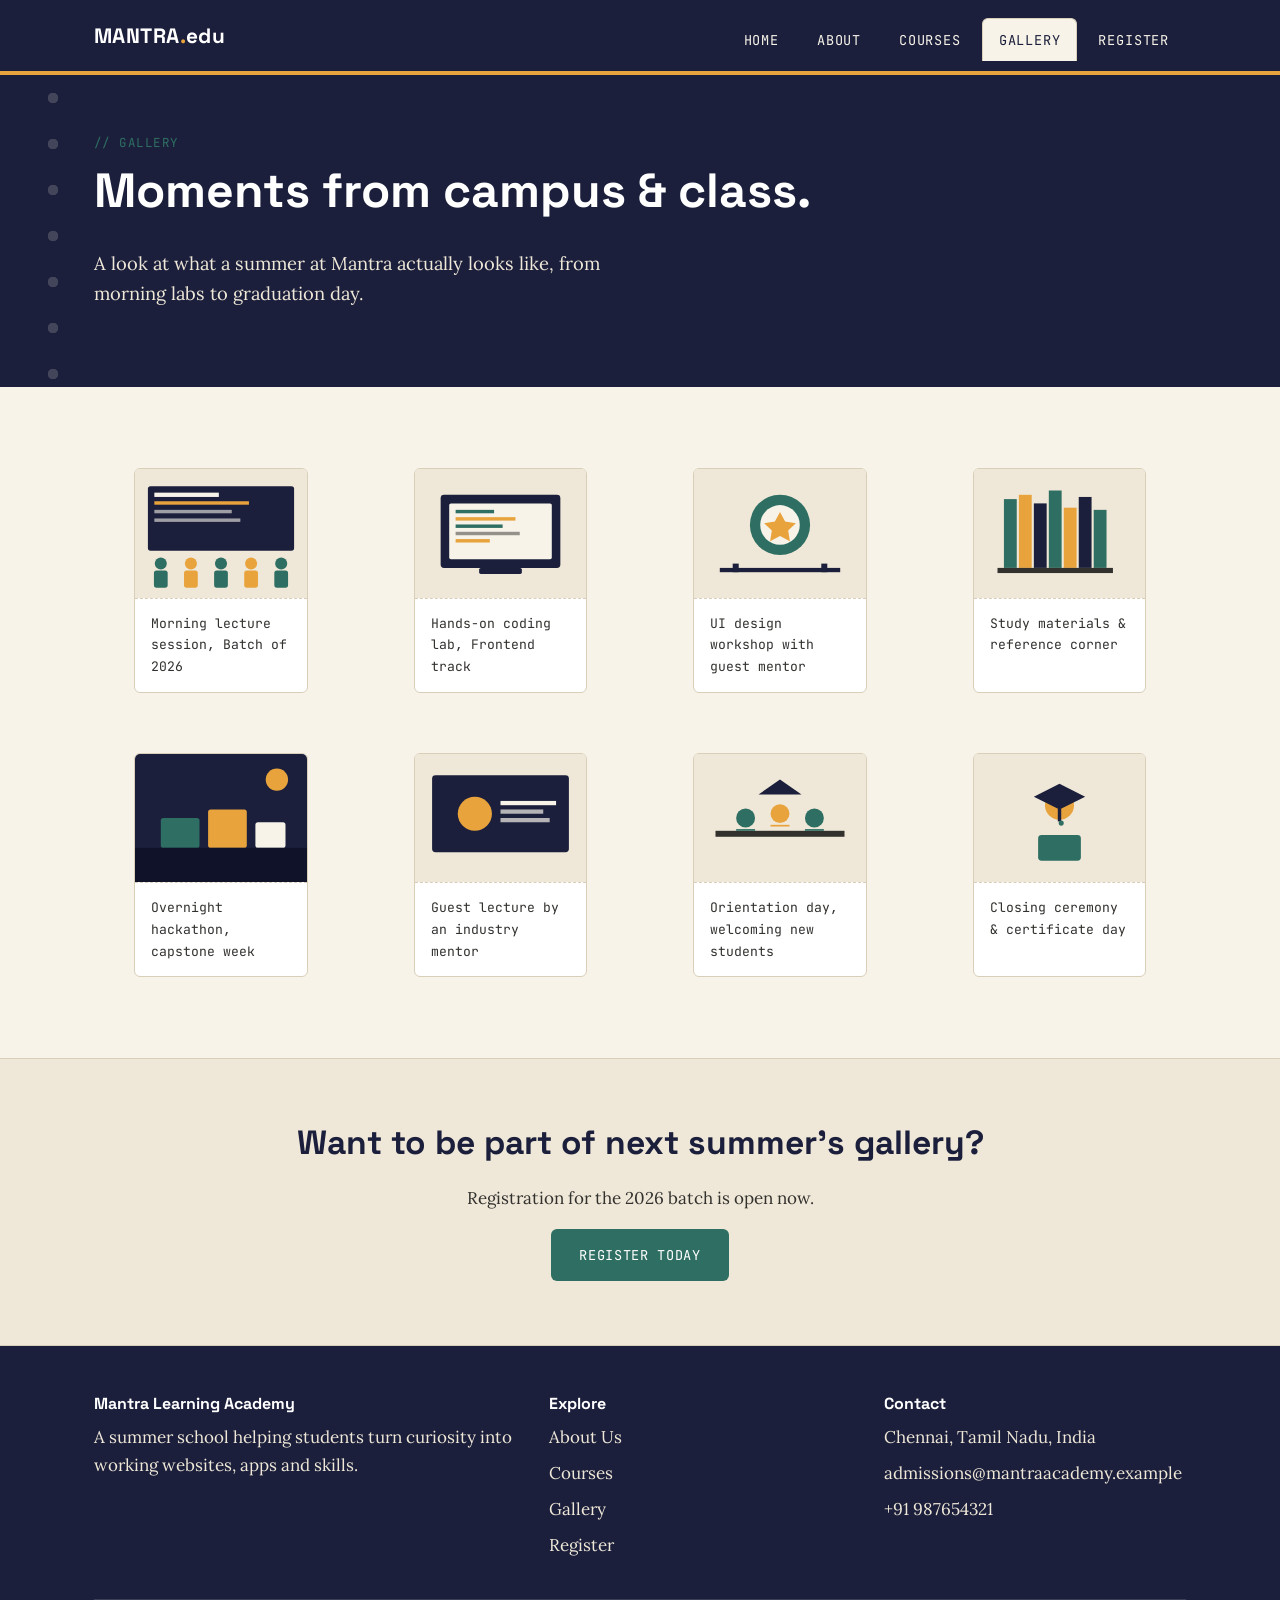
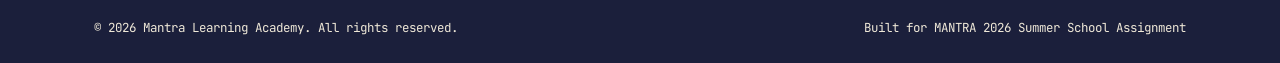
<file: gallery.html>
<!DOCTYPE html>
<html lang="en">
<head>
<meta charset="UTF-8">
<meta name="viewport" content="width=device-width, initial-scale=1.0">
<title>Gallery | Mantra Learning Academy</title>
<meta name="description" content="Browse photos and moments from Mantra Learning Academy's summer school — classrooms, coding labs, workshops, hackathons and graduation day.">
<meta name="keywords" content="Mantra gallery, summer school photos, coding lab, student hackathon, graduation ceremony">
<meta name="author" content="Mantra Learning Academy">
<link rel="preconnect" href="https://fonts.googleapis.com">
<link href="https://fonts.googleapis.com/css2?family=Space+Grotesk:wght@500;700&family=Lora:ital@0;1&family=JetBrains+Mono:wght@400;500&display=swap" rel="stylesheet">
<link rel="stylesheet" href="assets/css/style.css">
</head>
<body>
<a href="#main" class="skip-link">Skip to main content</a>

<header class="site-header">
  <div class="nav-wrap">
    <a href="index.html" class="logo">MANTRA<span>.</span>edu</a>
    <button class="nav-toggle" aria-label="Toggle navigation menu" aria-expanded="false">
      <span></span><span></span><span></span>
    </button>
    <nav aria-label="Main navigation">
      <ul class="nav-menu">
        <li><a href="index.html">Home</a></li>
        <li><a href="about.html">About</a></li>
        <li><a href="courses.html">Courses</a></li>
        <li><a href="gallery.html" aria-current="page">Gallery</a></li>
        <li><a href="contact.html">Register</a></li>
      </ul>
    </nav>
  </div>
</header>

<main id="main">

  <section class="hero" style="padding: 52px 0 60px;">
    <div class="container">
      <p class="eyebrow">// Gallery</p>
      <h1>Moments from <span class="mark">campus &amp; class.</span></h1>
      <p class="lede">A look at what a summer at Mantra actually looks like, from morning labs to graduation day.</p>
    </div>
  </section>

  <section class="section">
    <div class="container">
      <div class="grid cols-4">

        <figure class="gallery-item">
          <div class="frame">
            <img src="assets/img/gallery-classroom.svg" alt="Students seated in rows during a classroom lecture session at Mantra Learning Academy" loading="lazy">
          </div>
          <figcaption>Morning lecture session, Batch of 2026</figcaption>
        </figure>

        <figure class="gallery-item">
          <div class="frame">
            <img src="assets/img/gallery-codinglab.svg" alt="Students writing HTML and CSS code together on laptops in the coding lab" loading="lazy">
          </div>
          <figcaption>Hands-on coding lab, Frontend track</figcaption>
        </figure>

        <figure class="gallery-item">
          <div class="frame">
            <img src="assets/img/gallery-workshop.svg" alt="Students gathered around a table during a hands-on design workshop" loading="lazy">
          </div>
          <figcaption>UI design workshop with guest mentor</figcaption>
        </figure>

        <figure class="gallery-item">
          <div class="frame">
            <img src="assets/img/gallery-library.svg" alt="Shelves of study materials and reference books in the Mantra library corner" loading="lazy">
          </div>
          <figcaption>Study materials &amp; reference corner</figcaption>
        </figure>

        <figure class="gallery-item">
          <div class="frame">
            <img src="assets/img/gallery-hackathon.svg" alt="Students working late at night on laptops during the overnight hackathon" loading="lazy">
          </div>
          <figcaption>Overnight hackathon, capstone week</figcaption>
        </figure>

        <figure class="gallery-item">
          <div class="frame">
            <img src="assets/img/gallery-guestlecture.svg" alt="A guest speaker presenting to students during an industry expert lecture" loading="lazy">
          </div>
          <figcaption>Guest lecture by an industry mentor</figcaption>
        </figure>

        <figure class="gallery-item">
          <div class="frame">
            <img src="assets/img/gallery-orientation.svg" alt="New students gathered together on orientation day at Mantra Learning Academy" loading="lazy">
          </div>
          <figcaption>Orientation day, welcoming new students</figcaption>
        </figure>

        <figure class="gallery-item">
          <div class="frame">
            <img src="assets/img/gallery-graduation.svg" alt="A graduating student wearing a cap during the closing ceremony" loading="lazy">
          </div>
          <figcaption>Closing ceremony &amp; certificate day</figcaption>
        </figure>

      </div>
    </div>
  </section>

  <section class="section alt">
    <div class="container" style="text-align:center;">
      <h2>Want to be part of next summer's gallery?</h2>
      <p>Registration for the 2026 batch is open now.</p>
      <a href="contact.html" class="btn btn-secondary">Register Today</a>
    </div>
  </section>

</main>

<footer class="site-footer">
  <div class="container">
    <div class="footer-grid">
      <div>
        <h4>Mantra Learning Academy</h4>
        <p>A summer school helping students turn curiosity into working websites, apps and skills.</p>
      </div>
      <div>
        <h4>Explore</h4>
        <ul>
          <li><a href="about.html">About Us</a></li>
          <li><a href="courses.html">Courses</a></li>
          <li><a href="gallery.html">Gallery</a></li>
          <li><a href="contact.html">Register</a></li>
        </ul>
      </div>
      <div>
        <h4>Contact</h4>
        <ul>
          <li>Chennai, Tamil Nadu, India</li>
          <li>admissions@mantraacademy.example</li>
          <li>+91 987654321</li>
        </ul>
      </div>
    </div>
    <div class="footer-bottom">
      <span>&copy; 2026 Mantra Learning Academy. All rights reserved.</span>
      <span>Built for MANTRA 2026 Summer School Assignment</span>
    </div>
  </div>
</footer>

<script src="assets/js/script.js"></script>
</body>
</html>
</file>
<file: assets/css/style.css>
/* =========================================================
   MANTRA LEARNING ACADEMY — Stylesheet
   Design concept: "the open notebook" — loose-leaf margins,
   hole-punch rings, highlighter-marker headings, binder-tab nav.
   ========================================================= */

:root {
  /* Color tokens */
  --ink:       #1B1F3B;   /* deep navy — nav, footer, headings */
  --paper:     #F7F3E9;   /* warm cream page background */
  --paper-alt: #EFE8D8;   /* slightly deeper cream for panels */
  --marigold:  #E8A33D;   /* highlighter accent — CTAs, marks */
  --teal:      #2F6F63;   /* secondary accent — links, icons */
  --charcoal:  #33312E;   /* body text */
  --rule-line: #D9CFB8;   /* faint ruled-paper lines */
  --white:     #FFFFFF;

  /* Type */
  --font-display: "Space Grotesk", "Segoe UI", sans-serif;
  --font-body: "Lora", Georgia, serif;
  --font-mono: "JetBrains Mono", "Courier New", monospace;

  --radius: 6px;
  --max-width: 1140px;
}

/* ---------- Reset ---------- */
*, *::before, *::after { box-sizing: border-box; }
html { scroll-behavior: smooth; }
body {
  margin: 0;
  font-family: var(--font-body);
  color: var(--charcoal);
  background: var(--paper);
  line-height: 1.65;
  font-size: 17px;
}
img { max-width: 100%; display: block; }
a { color: var(--teal); text-decoration: none; }
a:hover { text-decoration: underline; }
ul { padding: 0; margin: 0; list-style: none; }
h1, h2, h3, h4 {
  font-family: var(--font-display);
  color: var(--ink);
  line-height: 1.2;
  margin: 0 0 0.6em;
}
h1 { font-size: clamp(2.1rem, 4vw, 3rem); }
h2 { font-size: clamp(1.5rem, 3vw, 2.1rem); }
h3 { font-size: 1.25rem; }
p { margin: 0 0 1em; }

.container {
  max-width: var(--max-width);
  margin: 0 auto;
  padding: 0 24px;
}

/* Visible keyboard focus for accessibility */
a:focus-visible, button:focus-visible, input:focus-visible, textarea:focus-visible, select:focus-visible {
  outline: 3px solid var(--marigold);
  outline-offset: 2px;
}

@media (prefers-reduced-motion: reduce) {
  * { animation: none !important; transition: none !important; scroll-behavior: auto !important; }
}

/* ---------- Highlighter heading mark (signature element) ---------- */
.mark {
  position: relative;
  white-space: nowrap;
}
.mark::after {
  content: "";
  position: absolute;
  left: -4px; right: -4px; bottom: 0.05em;
  height: 0.42em;
  background: var(--marigold);
  opacity: 0.55;
  z-index: -1;
  border-radius: 2px;
  transform: rotate(-0.6deg);
}

/* ---------- Eyebrow / mono labels ---------- */
.eyebrow {
  font-family: var(--font-mono);
  text-transform: uppercase;
  letter-spacing: 0.12em;
  font-size: 0.78rem;
  color: var(--teal);
  display: inline-block;
  margin-bottom: 0.6em;
}

/* ---------- Header / Binder-tab navigation ---------- */
.site-header {
  background: var(--ink);
  position: sticky;
  top: 0;
  z-index: 100;
  border-bottom: 4px solid var(--marigold);
}
.nav-wrap {
  display: flex;
  align-items: center;
  justify-content: space-between;
  padding: 14px 24px;
  max-width: var(--max-width);
  margin: 0 auto;
}
.logo {
  font-family: var(--font-display);
  font-weight: 700;
  font-size: 1.3rem;
  color: var(--white);
  letter-spacing: 0.02em;
}
.logo span { color: var(--marigold); }

.nav-toggle {
  display: none;
  flex-direction: column;
  gap: 5px;
  background: none;
  border: none;
  cursor: pointer;
  padding: 8px;
}
.nav-toggle span {
  width: 26px;
  height: 3px;
  background: var(--white);
  border-radius: 2px;
}

.nav-menu {
  display: flex;
  gap: 4px;
}
.nav-menu li a {
  font-family: var(--font-mono);
  font-size: 0.85rem;
  text-transform: uppercase;
  letter-spacing: 0.06em;
  color: var(--paper);
  padding: 10px 16px;
  display: inline-block;
  border-radius: var(--radius) var(--radius) 0 0;
  border: 1px solid transparent;
  border-bottom: none;
  position: relative;
  top: 4px;
}
.nav-menu li a:hover,
.nav-menu li a[aria-current="page"] {
  background: var(--paper);
  color: var(--ink);
  text-decoration: none;
  border-color: var(--rule-line);
}

/* ---------- Hero ---------- */
.hero {
  background: var(--ink);
  color: var(--paper);
  padding: 72px 0 90px;
  position: relative;
  overflow: hidden;
}
.hero::before {
  /* hole-punch rings echo down the margin, notebook motif */
  content: "";
  position: absolute;
  left: 46px; top: 0; bottom: 0;
  width: 14px;
  background-image: radial-gradient(circle, var(--paper) 5px, transparent 5.5px);
  background-size: 14px 46px;
  background-repeat: repeat-y;
  opacity: 0.18;
}
.hero-grid {
  display: grid;
  grid-template-columns: 1.1fr 0.9fr;
  gap: 40px;
  align-items: center;
}
.hero h1 { color: var(--white); }
.hero .lede { font-size: 1.15rem; color: var(--paper-alt); max-width: 46ch; }
.hero-art {
  border: 1px solid rgba(247,243,233,0.25);
  border-radius: var(--radius);
  padding: 22px;
  background: rgba(247,243,233,0.06);
}
.hero-art .page-lines {
  background:
    repeating-linear-gradient(var(--ink), var(--ink) 27px, rgba(247,243,233,0.18) 28px);
  border-radius: 4px;
  padding: 14px 16px;
  font-family: var(--font-mono);
  font-size: 0.82rem;
  color: var(--paper-alt);
}
.hero-art .page-lines strong { color: var(--marigold); }

/* ---------- Buttons ---------- */
.btn {
  display: inline-block;
  font-family: var(--font-mono);
  text-transform: uppercase;
  letter-spacing: 0.05em;
  font-size: 0.85rem;
  padding: 13px 26px;
  border-radius: var(--radius);
  border: 2px solid transparent;
  cursor: pointer;
  transition: transform 0.12s ease;
}
.btn:hover { transform: translateY(-2px); text-decoration: none; }
.btn-primary { background: var(--marigold); color: var(--ink); }
.btn-primary:hover { background: #f0b459; }
.btn-outline { background: transparent; color: var(--paper); border-color: var(--paper); }
.btn-outline:hover { background: var(--paper); color: var(--ink); }
.btn-secondary { background: var(--teal); color: var(--white); }
.btn-secondary:hover { background: #275a50; }

/* ---------- Sections with notebook margin rule ---------- */
.section {
  padding: 64px 0;
  border-bottom: 1px solid var(--rule-line);
  position: relative;
}
.section.alt { background: var(--paper-alt); }
.section-head { max-width: 640px; margin-bottom: 40px; }
.section-head p { color: #5b5850; }

/* ---------- Cards / grid layouts ---------- */
.grid {
  display: grid;
  gap: 26px;
}
.grid.cols-3 { grid-template-columns: repeat(3, 1fr); }
.grid.cols-4 { grid-template-columns: repeat(4, 1fr); }
.grid.cols-2 { grid-template-columns: repeat(2, 1fr); }

.card {
  background: var(--white);
  border: 1px solid var(--rule-line);
  border-radius: var(--radius);
  padding: 26px;
  position: relative;
}
.card::before {
  content: "";
  position: absolute;
  top: 18px; bottom: 18px; left: 0;
  width: 3px;
  background: var(--marigold);
  border-radius: 0 3px 3px 0;
}
.card h3 { margin-bottom: 0.4em; }
.card .tag {
  font-family: var(--font-mono);
  font-size: 0.72rem;
  text-transform: uppercase;
  color: var(--teal);
  letter-spacing: 0.06em;
}

/* stat strip */
.stats {
  display: grid;
  grid-template-columns: repeat(4, 1fr);
  gap: 20px;
  text-align: center;
}
.stat .num {
  font-family: var(--font-display);
  font-size: 2.2rem;
  color: var(--marigold);
  font-weight: 700;
}
.stat .label {
  font-family: var(--font-mono);
  font-size: 0.78rem;
  text-transform: uppercase;
  letter-spacing: 0.05em;
  color: var(--paper-alt);
}
.stats-band { background: var(--ink); color: var(--paper); padding: 44px 0; }

/* announcements ticker */
.announce {
  background: var(--marigold);
  color: var(--ink);
  font-family: var(--font-mono);
  font-size: 0.85rem;
  padding: 10px 0;
  overflow: hidden;
  white-space: nowrap;
}
.announce-track {
  display: inline-block;
  padding-left: 100%;
  animation: ticker 26s linear infinite;
}
@keyframes ticker {
  from { transform: translateX(0); }
  to { transform: translateX(-100%); }
}
.announce span { margin-right: 60px; }

/* ---------- Timetable / faculty ---------- */
.table-wrap { overflow-x: auto; }
table.timetable {
  width: 100%;
  border-collapse: collapse;
  background: var(--white);
  font-size: 0.92rem;
}
table.timetable th, table.timetable td {
  border: 1px solid var(--rule-line);
  padding: 12px 14px;
  text-align: left;
}
table.timetable th {
  background: var(--ink);
  color: var(--paper);
  font-family: var(--font-mono);
  text-transform: uppercase;
  font-size: 0.75rem;
  letter-spacing: 0.05em;
}
table.timetable tr:nth-child(even) td { background: var(--paper-alt); }

.faculty-card { display: flex; gap: 16px; align-items: flex-start; }
.avatar {
  width: 64px; height: 64px;
  border-radius: 50%;
  background: var(--teal);
  color: var(--white);
  display: flex; align-items: center; justify-content: center;
  font-family: var(--font-display);
  font-weight: 700;
  font-size: 1.2rem;
  flex-shrink: 0;
}

/* ---------- FAQ accordion ---------- */
.faq-item {
  border: 1px solid var(--rule-line);
  border-radius: var(--radius);
  margin-bottom: 12px;
  background: var(--white);
  overflow: hidden;
}
.faq-question {
  width: 100%;
  text-align: left;
  background: none;
  border: none;
  padding: 18px 20px;
  font-family: var(--font-display);
  font-size: 1rem;
  font-weight: 700;
  color: var(--ink);
  cursor: pointer;
  display: flex;
  justify-content: space-between;
  align-items: center;
}
.faq-question .icon {
  font-family: var(--font-mono);
  color: var(--marigold);
  font-size: 1.3rem;
  transition: transform 0.2s ease;
}
.faq-item[data-open="true"] .faq-question .icon { transform: rotate(45deg); }
.faq-answer {
  max-height: 0;
  overflow: hidden;
  transition: max-height 0.25s ease;
  padding: 0 20px;
}
.faq-item[data-open="true"] .faq-answer {
  max-height: 300px;
  padding: 0 20px 18px;
}

/* ---------- Gallery ---------- */
.gallery-item {
  background: var(--white);
  border: 1px solid var(--rule-line);
  border-radius: var(--radius);
  overflow: hidden;
}
.gallery-item .frame {
  aspect-ratio: 4/3;
  background: var(--paper-alt);
  display: flex;
  align-items: center;
  justify-content: center;
}
.gallery-item figcaption {
  padding: 14px 16px;
  font-family: var(--font-mono);
  font-size: 0.82rem;
  color: var(--charcoal);
  border-top: 1px dashed var(--rule-line);
}

/* ---------- Forms ---------- */
form .field { margin-bottom: 20px; }
form label {
  display: block;
  font-family: var(--font-mono);
  font-size: 0.8rem;
  text-transform: uppercase;
  letter-spacing: 0.05em;
  color: var(--ink);
  margin-bottom: 6px;
}
form input, form select, form textarea {
  width: 100%;
  padding: 12px 14px;
  border: 1px solid var(--rule-line);
  border-radius: var(--radius);
  font-family: var(--font-body);
  font-size: 1rem;
  background: var(--white);
  color: var(--charcoal);
}
form textarea { resize: vertical; min-height: 120px; }
.error-msg {
  color: #b3401f;
  font-family: var(--font-mono);
  font-size: 0.78rem;
  margin-top: 6px;
  display: none;
}
.field.invalid input, .field.invalid textarea, .field.invalid select { border-color: #b3401f; }
.field.invalid .error-msg { display: block; }
.form-status {
  padding: 14px 16px;
  border-radius: var(--radius);
  font-family: var(--font-mono);
  font-size: 0.9rem;
  margin-top: 18px;
  display: none;
}
.form-status.show { display: block; }
.form-status.success { background: #e4efe0; color: #2c5c2c; border: 1px solid #2c5c2c; }

/* ---------- Contact info blocks ---------- */
.info-list li {
  display: flex;
  gap: 12px;
  margin-bottom: 16px;
  font-family: var(--font-mono);
  font-size: 0.92rem;
}
.info-list .ic { color: var(--marigold); font-weight: 700; }

/* ---------- Footer ---------- */
.site-footer {
  background: var(--ink);
  color: var(--paper-alt);
  padding: 48px 0 24px;
}
.footer-grid {
  display: grid;
  grid-template-columns: 1.4fr 1fr 1fr;
  gap: 32px;
  margin-bottom: 32px;
}
.footer-grid h4 { color: var(--white); font-size: 1rem; }
.footer-grid a { color: var(--paper-alt); }
.footer-grid ul li { margin-bottom: 8px; }
.footer-bottom {
  border-top: 1px solid rgba(247,243,233,0.15);
  padding-top: 18px;
  font-family: var(--font-mono);
  font-size: 0.78rem;
  display: flex;
  justify-content: space-between;
  flex-wrap: wrap;
  gap: 10px;
}

/* ---------- Skip link ---------- */
.skip-link {
  position: absolute;
  left: -999px;
  top: 0;
  background: var(--marigold);
  color: var(--ink);
  padding: 10px 16px;
  z-index: 1000;
}
.skip-link:focus { left: 10px; top: 10px; }

/* =========================================================
   RESPONSIVE — tablet & mobile
   ========================================================= */
@media (max-width: 900px) {
  .hero-grid { grid-template-columns: 1fr; }
  .grid.cols-4 { grid-template-columns: repeat(2, 1fr); }
  .grid.cols-3 { grid-template-columns: repeat(2, 1fr); }
  .stats { grid-template-columns: repeat(2, 1fr); }
  .footer-grid { grid-template-columns: 1fr 1fr; }
}

@media (max-width: 640px) {
  .nav-toggle { display: flex; }
  .nav-menu {
    position: absolute;
    top: 100%; left: 0; right: 0;
    background: var(--ink);
    flex-direction: column;
    padding: 10px 24px 20px;
    display: none;
    border-top: 1px solid rgba(247,243,233,0.15);
  }
  .nav-menu.open { display: flex; }
  .nav-menu li a { top: 0; border-radius: var(--radius); }

  .grid.cols-4, .grid.cols-3, .grid.cols-2 { grid-template-columns: 1fr; }
  .stats { grid-template-columns: 1fr 1fr; }
  .footer-grid { grid-template-columns: 1fr; }
  .faculty-card { flex-direction: column; align-items: center; text-align: center; }
  .hero { padding: 52px 0 60px; }
}
</file>
